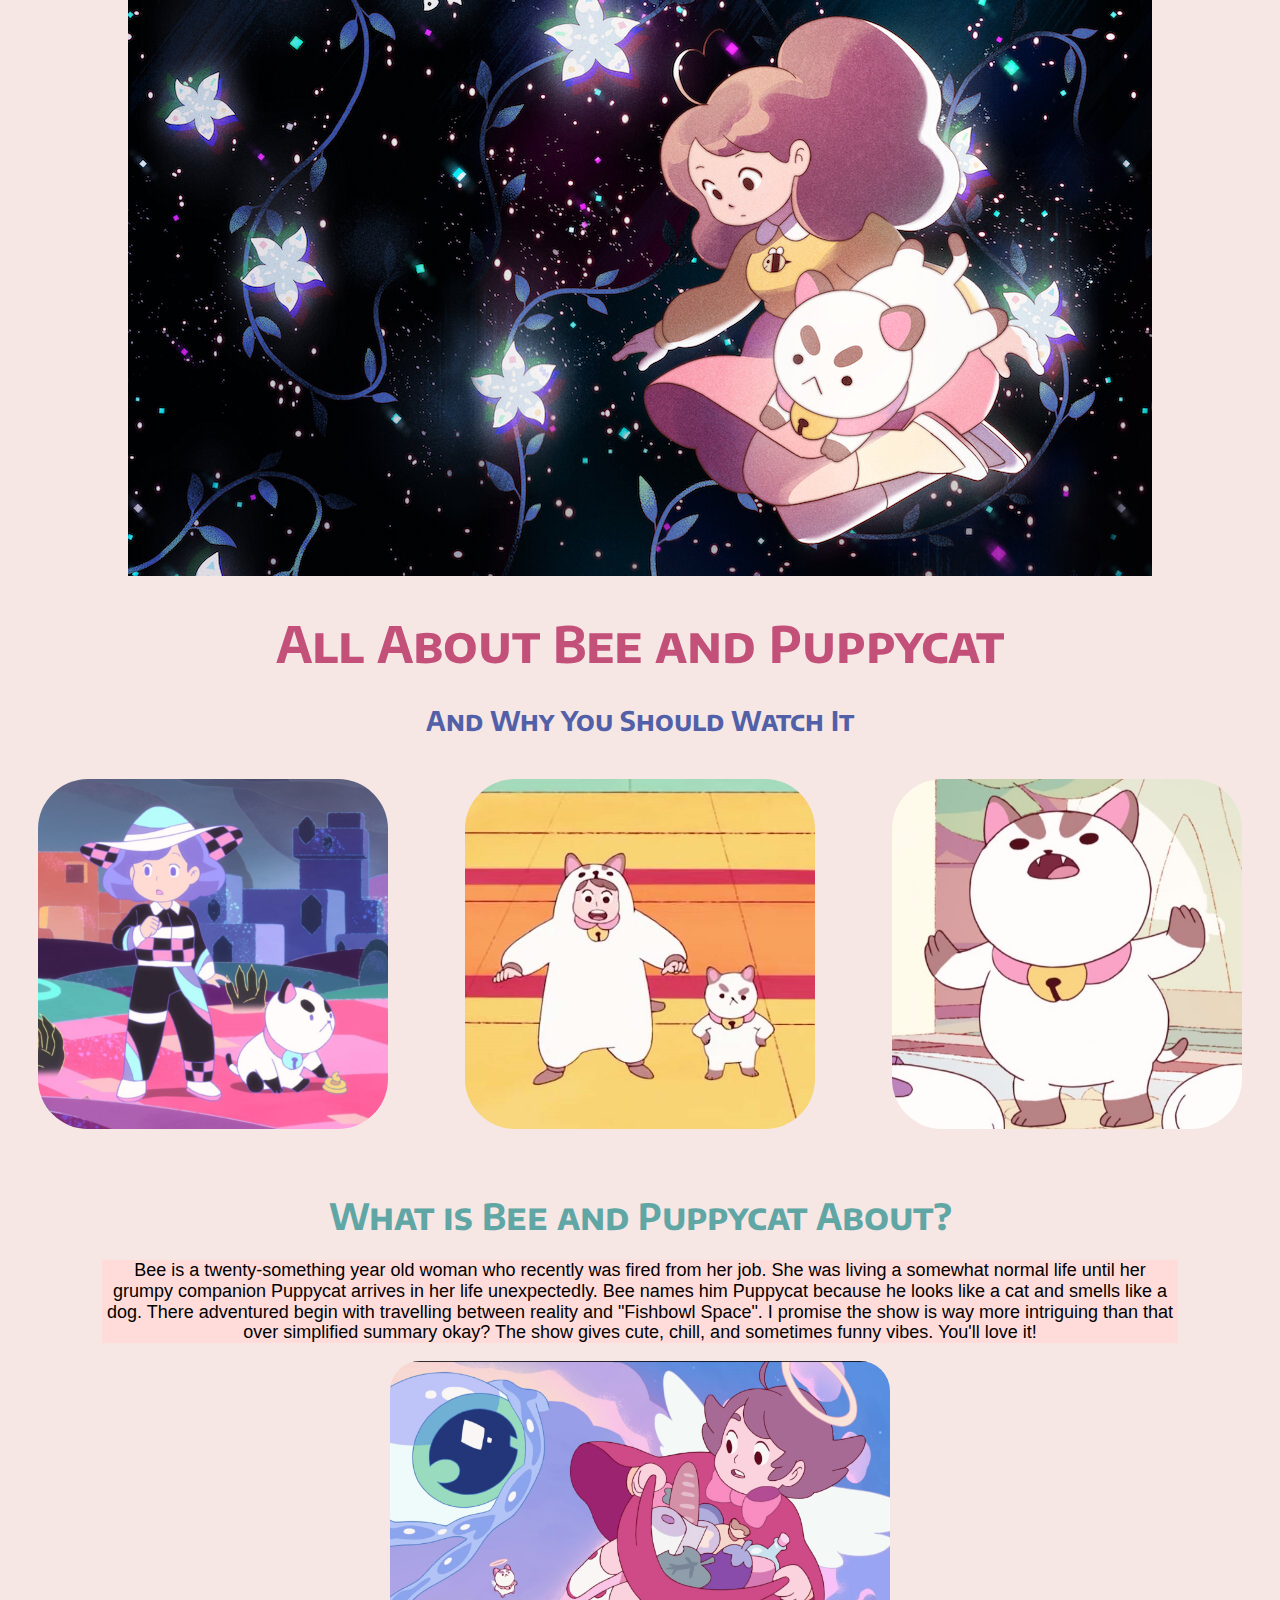
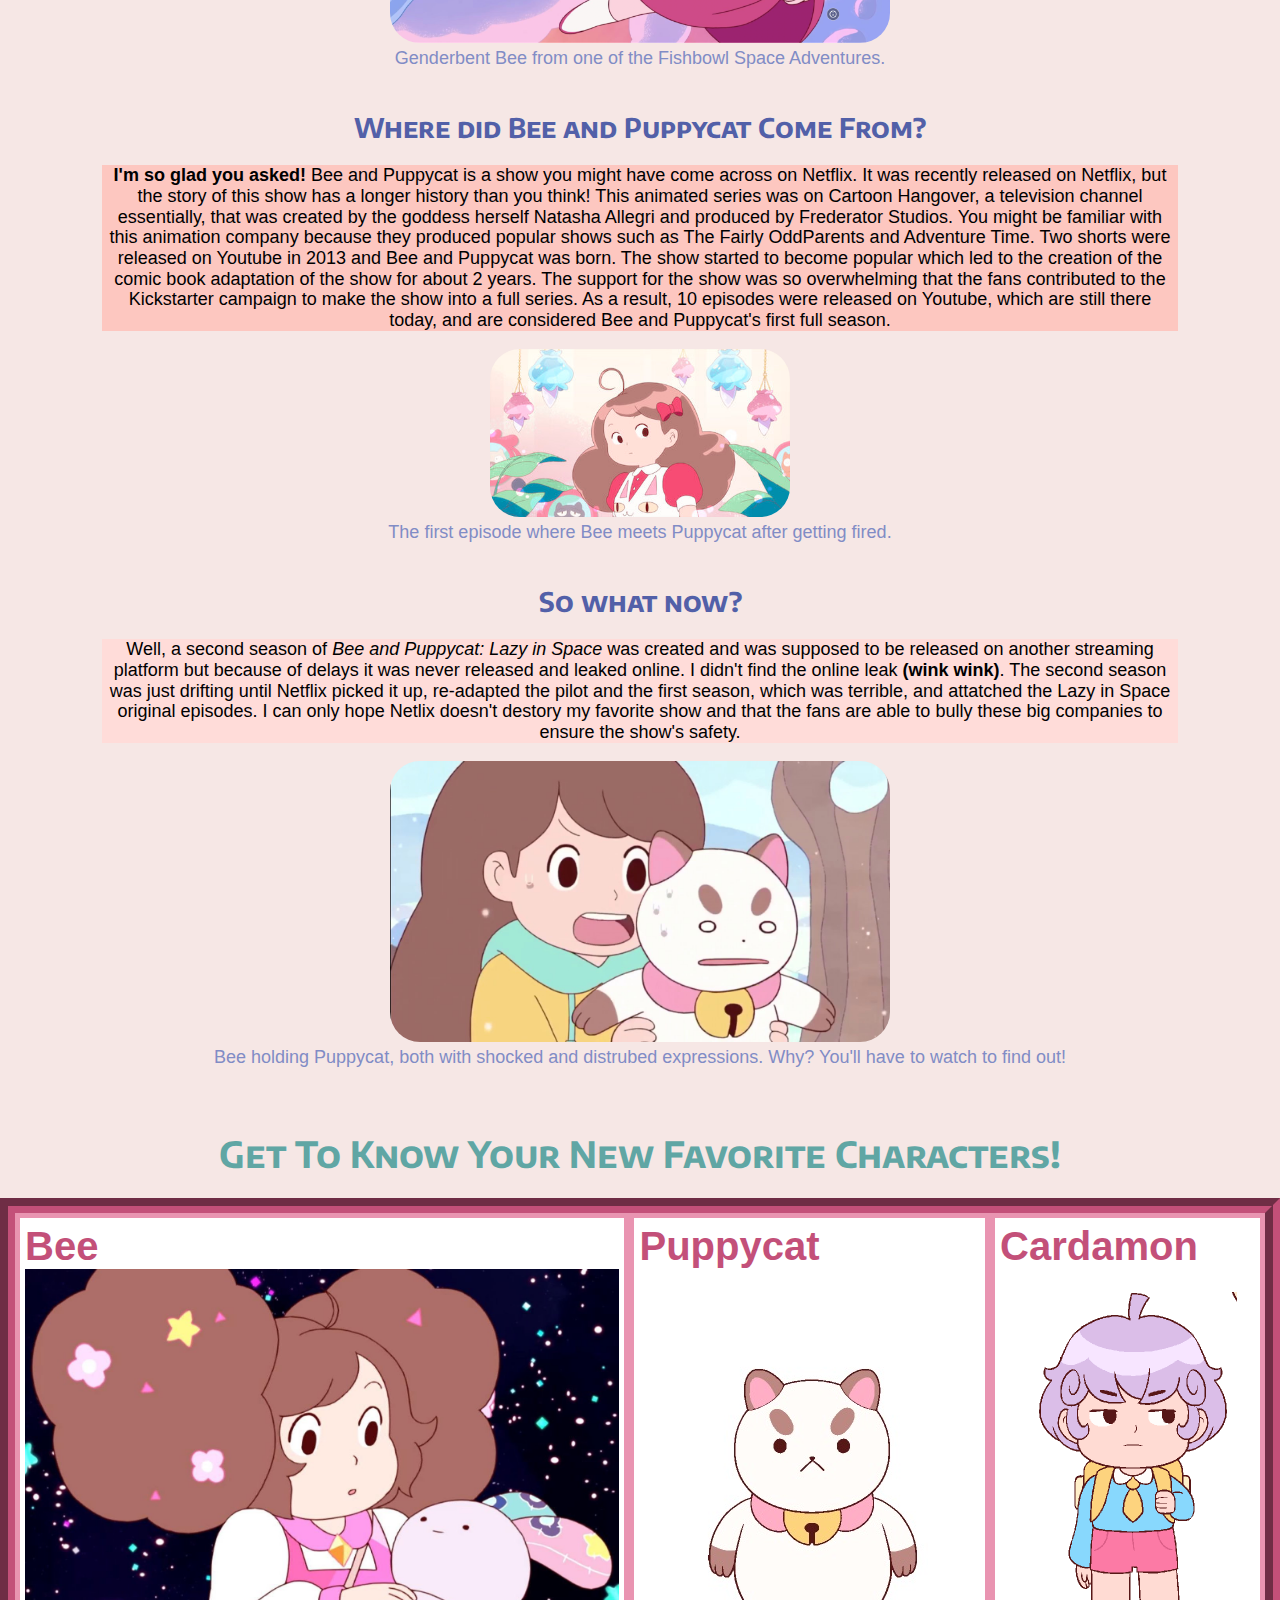
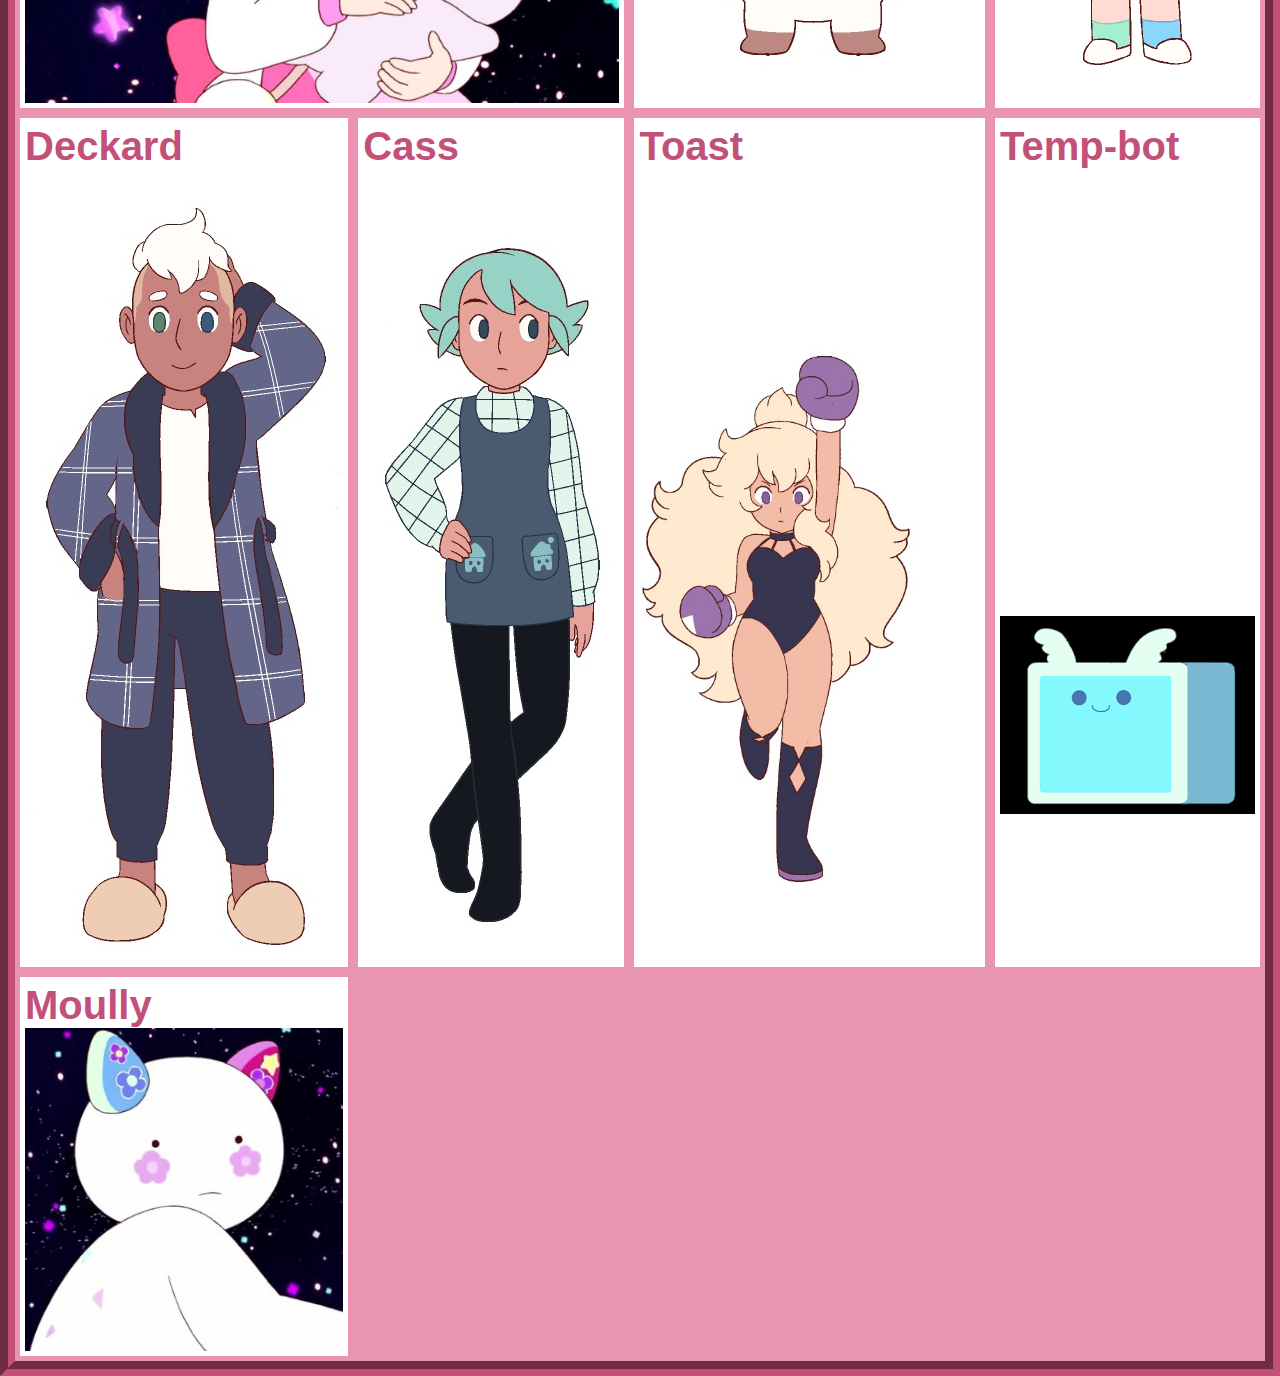
<file: index.html>
<!DOCTYPE html>
<html lang="en"></html>

<!-- Head section contains metadata (not displayed on page) -->
<head>
    <!-- Title displayed in the browser tab -->
    <title>Bee and PuppyCat Island</title>
    <!-- link css -->
    <link rel="stylesheet" href="styles/main.css">
</head>


<!-- Top header of the website -->
<header>
    <!-- image at the top of page -->
    <div class="banner">
        <img src="images/BackgroundBP.jpg" alt="Netflix promotional image Bee and Puppycat floating in a galaxy">
        
    </div>
    <!-- title of webpage -->
    <div>
        <h1 class="pagetitle">All About Bee and Puppycat</h1>
        <h2 class="subtitle">And Why You Should Watch It</h2>
    </div>
    <br>
<!-- small images after titles to provide structure-->
    <div class="snapshots">
        <img src="images/BPSnapshot.jpeg" alt="Bee and Puppycat on a mission in Fishbowl Space">
        <img class="snapshotpuppycat" src="images/BPSnapshot2.jpg" alt="Bee and Puppycat on another cat mission in Fishbowl Space">
        <img src="images/BPSnapshot3.jpg" alt="Puppycat being a meany">
    </div><br><br>
</header>

<!-- Actual content of the website -->
<body>
    <!-- Initial paragraph explaining why you should watch bee and puppycat -->
    <div class="section1">
        <h1 class="heading"> What is Bee and Puppycat About?</h1>
        <p class="p1"> Bee is a twenty-something year old woman who recently was fired from her job. She was living a somewhat normal life until her grumpy
        companion Puppycat arrives in her life unexpectedly. Bee names him Puppycat because he looks like a cat and smells like a dog. There adventured begin with travelling between reality and "Fishbowl Space". I promise the show is way more intriguing than that over simplified summary okay? The show gives cute, chill, and sometimes funny vibes. You'll love it!
        </p>
        <figure>
            <img src="images/Bee3.png" alt="Genderbent Bee and puppycat with wings with a huge eyeball on a mission in Fishbowl Space">
            <figcaption>Genderbent Bee from one of the Fishbowl Space Adventures.</figcaption><br>
        </figure>
    </div>

    <!-- second paragraph about the origin of bee and puppycat -->
    <div class="section2">
        <h2 class="subtitle">Where did Bee and Puppycat Come From?</h2>
        <p class="p2"><strong>I'm so glad you asked!</strong> Bee and Puppycat is a show you might have come across on Netflix. It was recently released on Netflix, but the story of this show has a longer history than you think! This animated series was on Cartoon Hangover, a television channel essentially, that was created by the goddess herself Natasha Allegri and produced by Frederator Studios. You might be familiar with this animation company because they produced popular shows such as The Fairly OddParents and Adventure Time. Two shorts were released on Youtube in 2013 and Bee and Puppycat was born. The show started to become popular which led to the creation of the comic book adaptation of the show for about 2 years. The support for the show was so overwhelming that the fans contributed to the Kickstarter campaign to make the show into a full series. As a result, 10 episodes were released on Youtube, which are still there today, and are considered Bee and Puppycat's first full season.
        </p>
        <figure>
            <img src="images/Bee2.png" alt="Bee looking to the right in her maid dress">
            <figcaption>The first episode where Bee meets Puppycat after getting fired.</figcaption><br>
        </figure>
    </div>
    
    <!-- last paragraph talking about present day bee and puppycat -->
    <div class="section3">
        <h2 class="subtitle">So what now?</h2>
        <p class="p3">Well, a second season of <em>Bee and Puppycat: Lazy in Space</em> was created and was supposed to be released on another streaming platform but because of delays it was never released and leaked online. I didn't find the online leak <strong>(wink wink)</strong>. The second season was just drifting until Netflix picked it up, re-adapted the pilot and the first season, which was terrible, and attatched the Lazy in Space original episodes. I can only hope Netlix doesn't destory my favorite show and that the fans are able to bully these big companies to ensure the show's safety.
        </p>
        <figure>
            <img src="images/BPSnapshot4.jpg" alt="Bee holding Puppycat, both with shocked and disturbed expressions">
            <figcaption>Bee holding Puppycat, both with shocked and distrubed expressions. Why? You'll have to watch to find out!
            </figcaption><br><br>
        </figure>
    </div>

    <!-- character section with grid setup-->
    <h1 class="heading">Get To Know Your New Favorite Characters!</h1>
    <div class="grid-container">
        <div class="grid-item bee">Bee
            <img src="images/Bee.jpg" alt="Bee holding a bunny friend">
        </div>
        <div class="grid-item">Puppycat
            <img src="images/Puppycat.jpg" alt="Puppycat">
        </div>
        <div class="grid-item card">Cardamon
            <img src="images/Cardamon.png" alt="Cardamon">
        </div>
        <div class="grid-item">Deckard
            <img src="images/Deckard.jpg" alt="Deckard">
        </div>
        <div class="grid-item">Cass
            <img src="images/Cass.jpg" alt="Cass">
        </div>
        <div class="grid-item">Toast
            <img src="images/Toast.jpg" alt="Toast ready to fight">
        </div>
        <div class="grid-item">Temp-bot
            <img src="images/Temp-bot.png" alt="Temp-bot">
        </div>
        <div class="grid-item">Moully
            <img src="images/Moully.jpg" alt="Moully, actual cinnamon roll">
        </div>
    </div>

</body>
</file>
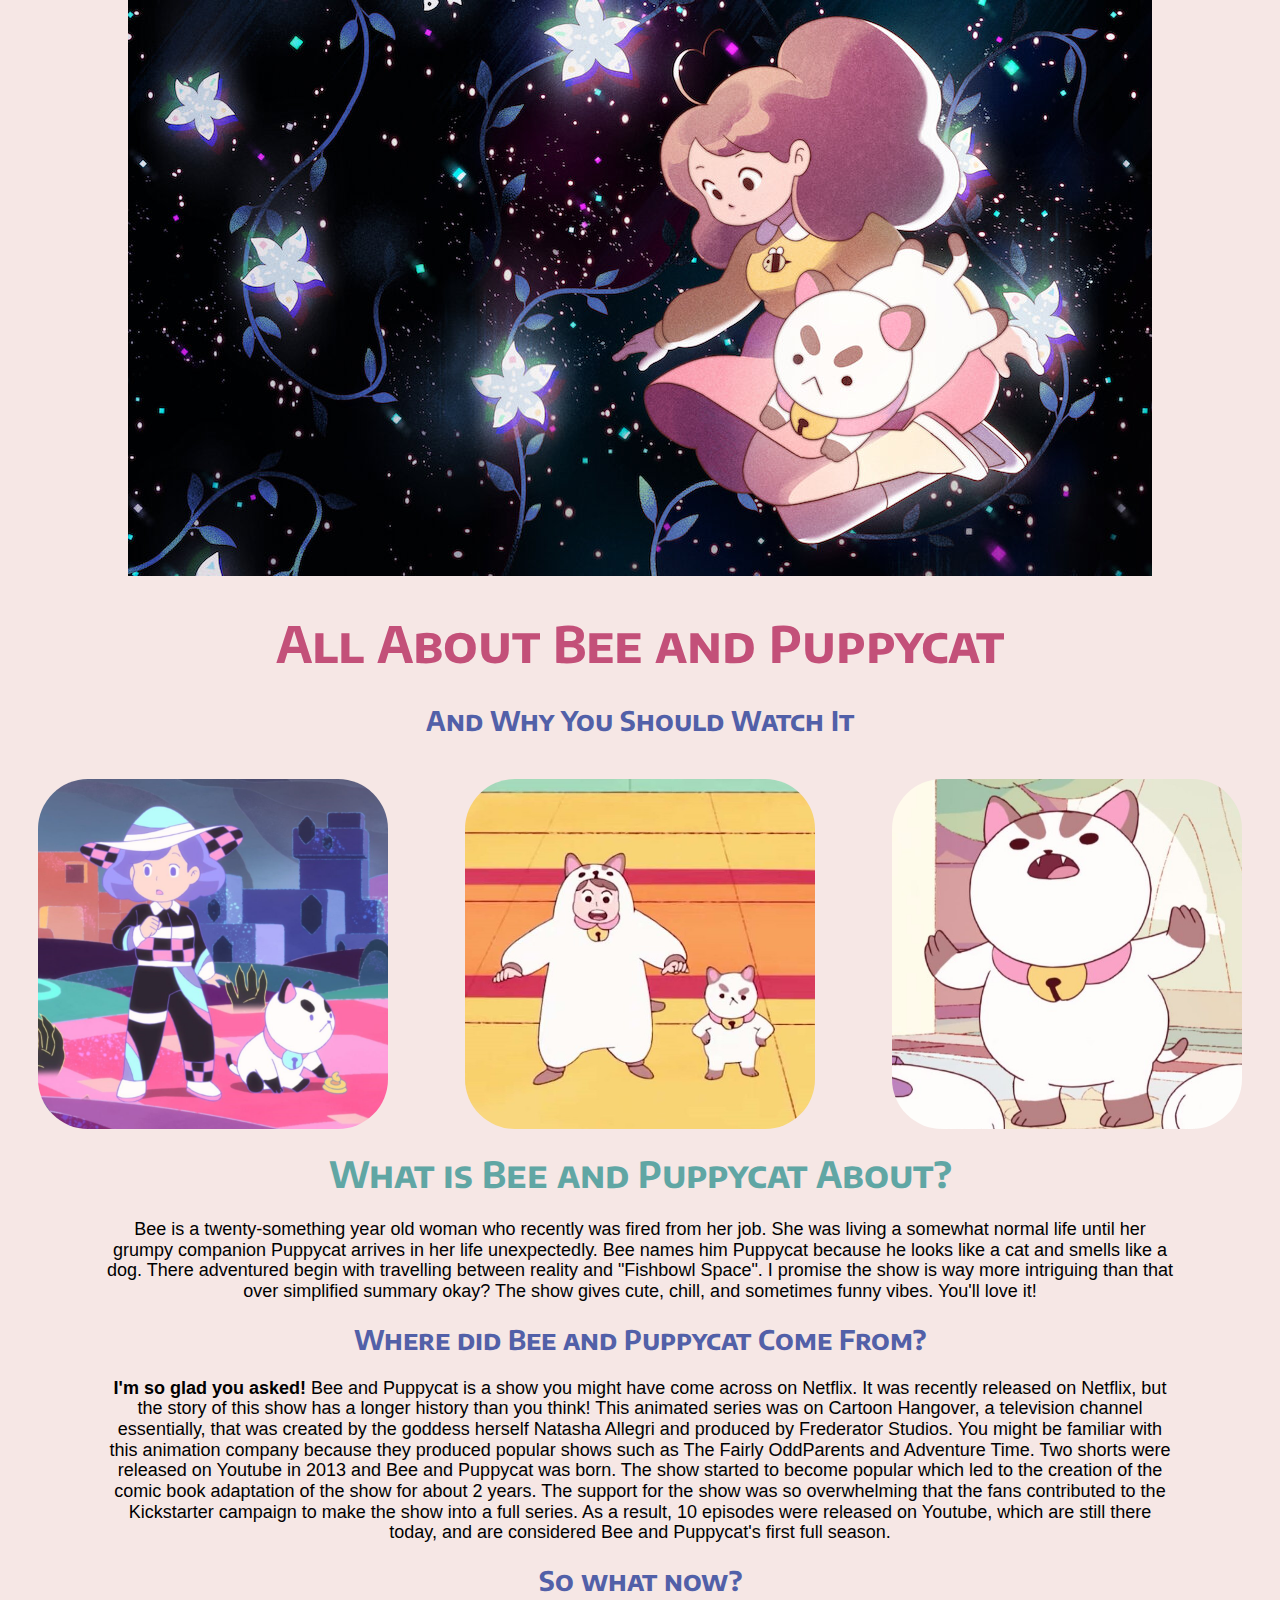
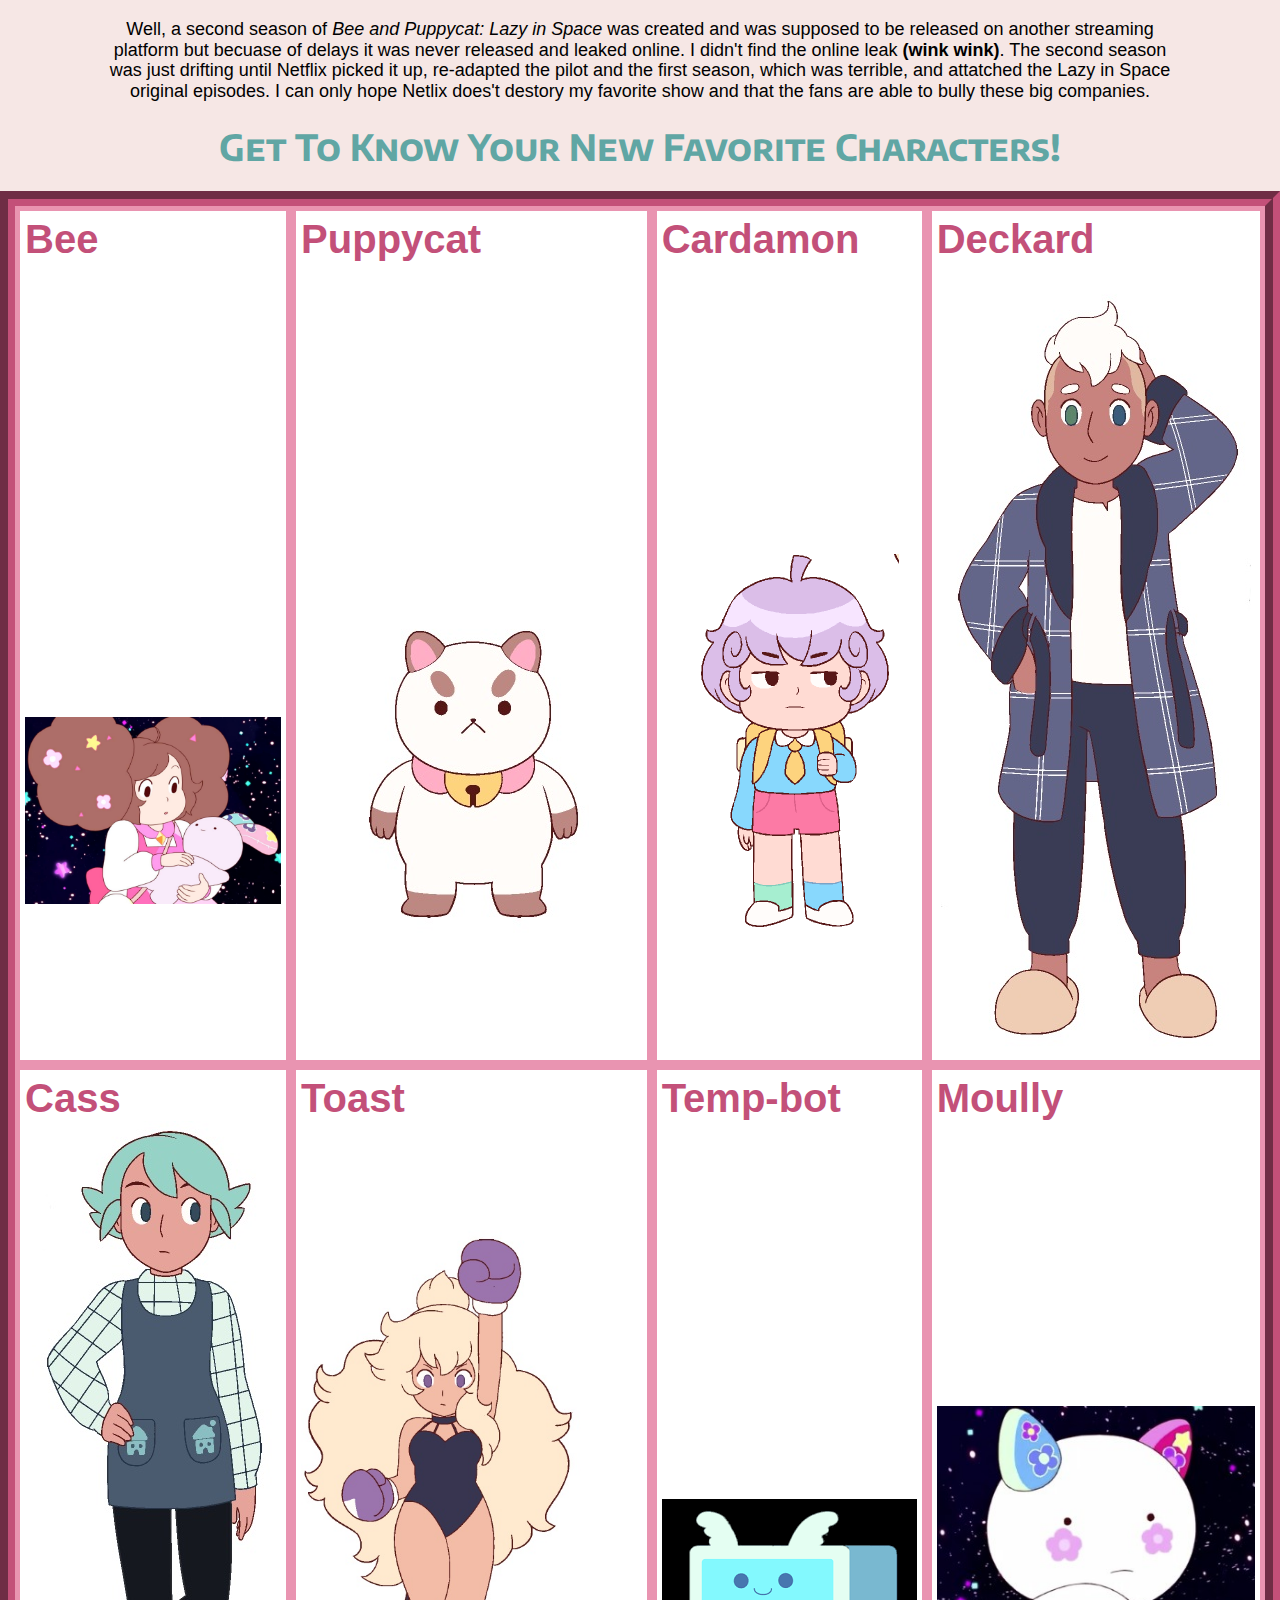
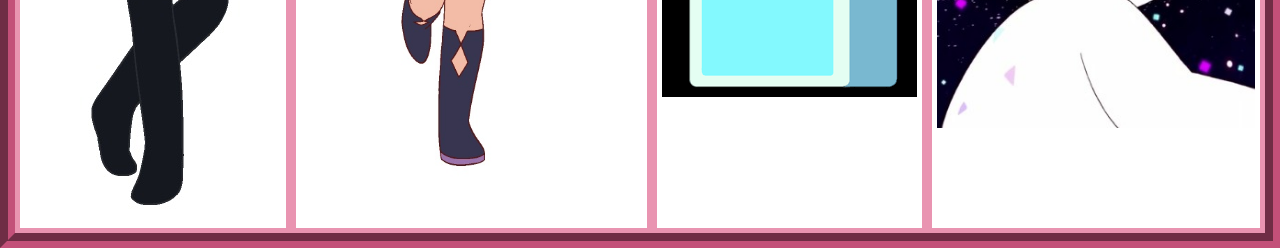
<file: assets/index.html>
<!DOCTYPE html>
<html lang="en"></html>

<!-- Head section contains metadata (not displayed on page) -->
<head>
    <!-- Title displayed in the browser tab -->
    <title>Bee and PuppyCat Island</title>
    <!-- favicon -->
    <link rel="icon" href="/images/favicon.ico">
    <!-- link css -->
    <link rel="stylesheet" href="/styles/main.css">
</head>


<!-- Top header of the website -->
<header>
    <!-- image at the top of page -->
    <div class="banner">
        <img src="/images/BackgroundBP.jpg" alt="Netflix promotional image Bee and Puppycat floating in a galaxy">
    </div>
    <!-- title of webpage -->
    <div>
        <h1 class="pagetitle">All About Bee and Puppycat</h1>
        <h2 class="subtitle">And Why You Should Watch It</h2>
    </div>
    <br>
<!-- small images after titles to provide structure-->
    <div class="snapshots">
        <img src="/images/BPSnapshot.jpeg" alt="Bee and Puppycat on a mission in Fishbowl Space">
        <img src="/images/BPSnapshot2.jpg" alt="Bee and Puppycat on another cat mission in Fishbowl Space">
        <img src="/images/BPSnapshot3.jpg" alt="Puppycat being a meany"
    </div>

</header>


<!-- Actual content of the website -->
<body>
    <!-- Initial paragraph explaining why you should watch bee and puppycat -->
    <h1 class="heading"> What is Bee and Puppycat About?</h1>
    <p> Bee is a twenty-something year old woman who recently was fired from her job. She was living a somewhat normal life until her grumpy
        companion Puppycat arrives in her life unexpectedly. Bee names him Puppycat because he looks like a cat and smells like a dog. There adventured begin with travelling between reality and "Fishbowl Space". I promise the show is way more intriguing than that over simplified summary okay? The show gives cute, chill, and sometimes funny vibes. You'll love it!
    </p>

    <h2 class="subtitle">Where did Bee and Puppycat Come From?</h2>
    <p><strong>I'm so glad you asked!</strong> Bee and Puppycat is a show you might have come across on Netflix. It was recently released on Netflix, but the story of this show has a longer history than you think! This animated series was on Cartoon Hangover, a television channel essentially, that was created by the goddess herself Natasha Allegri and produced by Frederator Studios. You might be familiar with this animation company because they produced popular shows such as The Fairly OddParents and Adventure Time. Two shorts were released on Youtube in 2013 and Bee and Puppycat was born. The show started to become popular which led to the creation of the comic book adaptation of the show for about 2 years. The support for the show was so overwhelming that the fans contributed to the Kickstarter campaign to make the show into a full series. As a result, 10 episodes were released on Youtube, which are still there today, and are considered Bee and Puppycat's first full season.
        
    <h2 class="subtitle">So what now?</h2>
    <p>Well, a second season of <em>Bee and Puppycat: Lazy in Space</em> was created and was supposed to be released on another streaming platform but becuase of delays it was never released and leaked online. I didn't find the online leak <strong>(wink wink)</strong>. The second season was just drifting until Netflix picked it up, re-adapted the pilot and the first season, which was terrible, and attatched the Lazy in Space original episodes. I can only hope Netlix does't destory my favorite show and that the fans are able to bully these big companies.</p>

    <!-- cahracter section with a grid -->
    <h1 class="heading">Get To Know Your New Favorite Characters!</h1>
    
    <div class="grid-container">
        <div class="grid-item">Bee
            <img src="/images/Bee.jpg" alt="Bee holding a bunny friend">
        </div>
        <div class="grid-item">Puppycat
            <img src="/images/Puppycat.jpg" alt="Puppycat">
        </div>
        <div class="grid-item">Cardamon
            <img src="/images/Cardamon.png" alt="Cardamon">
        </div>
        <div class="grid-item">Deckard
            <img src="/images/Deckard.jpg" alt="Deckard">
        </div>
        <div class="grid-item">Cass
            <img src="/images/Cass.jpg" alt="Cass">
        </div>
        <div class="grid-item">Toast
            <img src="/images/Toast.jpg" alt="Toast ready to fight">
        </div>
        <div class="grid-item">Temp-bot
            <img src="/images/Temp-bot.png" alt="Temp-bot">
        </div>
        <div class="grid-item">Moully
            <img src="/images/Moully.jpg" alt="Moully, actual cinnamon roll">
        </div>
    </div>

</body>
</file>
<file: styles/main.css>
/* importing normalize here */
@import "normalize.css";
/* importing title font */
@import url('https://fonts.googleapis.com/css2?family=Encode+Sans+SC:wght@900&display=swap');

/* media queries */
/* mobile screen */
@media screen and (max-width: 700px) {
    /* mobile grid item adjustments */
    .grid-container {
        display: grid;
        grid-template-columns: auto;
        
    }
    .grid-item {
        font-size: 50px;
        text-align:left;
        display: inline-grid;
    }
    /* mobile images */
    .snapshotpuppycat {
        display: none;
    }
    .snapshots img {
        border-radius: 50px;
        margin: auto;
        max-width: 200px;
    }
    .section1 img {
        border-radius: 30px;
        margin: auto;
        max-width: 300px;
    }
    
    .section2 img {
        border-radius: 30px;
        margin: auto;
        max-width: 300px;
    }
    
    .section3 img {
        border-radius: 30px;
        margin: auto;
        max-width: 300px;
    }
    
}

/* tablet screen */
@media screen and (min-width: 700px) {
    /* tablet grid adjustments */
    .grid-container {
        display: grid;
        grid-template-columns: auto auto auto;
    }
    .grid-item {
        font-size: 35px;
        text-align:center;
    }
    .bee {
        grid-column: 1/3;
    }
     /* image adjustments */
    .snapshots {
        text-align: justify;
    }
    .snapshots img {
        border-radius: 50px;
        margin: auto;
        max-width: 200px;
    }
    .section1 img {
        border-radius: 30px;
        margin: auto;
        max-width: 300px;
    }
    
    .section2 img {
        border-radius: 30px;
        margin: auto;
        max-width: 300px;
    }
    
    .section3 img {
        border-radius: 30px;
        margin: auto;
        max-width: 300px;
    }    
    /* text adjustments */
    body {
        font-size: 18px;
    }
}

/* desktop screen */
@media screen and (min-width: 1000px) {
    /* desktop grid adjustments */
    .grid-container {
        display: grid;
        grid-template-columns: auto auto auto auto;
    }
    .grid-item {
        text-align: left;
        font-size: 40px;
        display: inline-grid;
    }

    /* image adjustments */
    .snapshots img {
        border-radius: 50px;
        margin: auto;
        max-width: 350px;
    }
    .section1 img {
        border-radius: 30px;
        margin: auto;
        max-width: 500px;
    }
    
    .section2 img {
        border-radius: 30px;
        margin: auto;
        width: 1000px;
    }
    
    .section3 img {
        border-radius: 30px;
        margin: auto;
        max-width: 500px;
    }
    
}

/* header adjusmtments */
/* banner image */
.banner img {
    background-position: center;
    background-repeat: no-repeat;
    background-size: cover;
    height: auto;
    max-width: 100%;

}

/* titles */
.pagetitle {
    font-size: 50px;
    text-align: center;
    color: #C35079;
    font-family: 'Encode Sans SC', sans-serif;
    font-style: Black 900;
}

.subtitle {
    font-family: 'Encode Sans SC', sans-serif;
    text-align: center;
    color: #5260A8;
}

.heading {
    color: #60a6a4;
    font-family: 'Encode Sans SC', sans-serif;
}

/*body adjustments*/
body {
    background-color: #F6E7E5;
    text-align: center;
    font-family:'Gill Sans', 'Gill Sans MT', Calibri, 'Trebuchet MS', sans-serif;
}
p {
    margin-left: 8%;
    margin-right: 8%;
}

/* section adjustments */
.section1 {
    display: inline;
}

/* paragraph adjustments (within sections) */
.p1 {
    background-color: #ffdcd9;
}

.p2 {
    background-color: #fdc7c0;
}

.p3 {
    background-color: #ffdcd9;
}

/*image adjustments */

.snapshots {
    display: flex;
    flex-direction: row;
}
figure {
    color: #818cc5;
}

/* grid adjustments despite media queries */
.grid-container{
    background-color: #E994B1;
    border: 15px groove #C35079;
    text-align: center;
}
.grid-item {
    background-color: white;
    border: 2px white;
    color: #C35079;
    font-family:Arial, Helvetica, sans-serif;
    font-weight:bolder;
    padding: 5px;
    margin: 5px;
}
.grid-item img {
    max-width: 100%;
    margin: auto;
}
</file>
